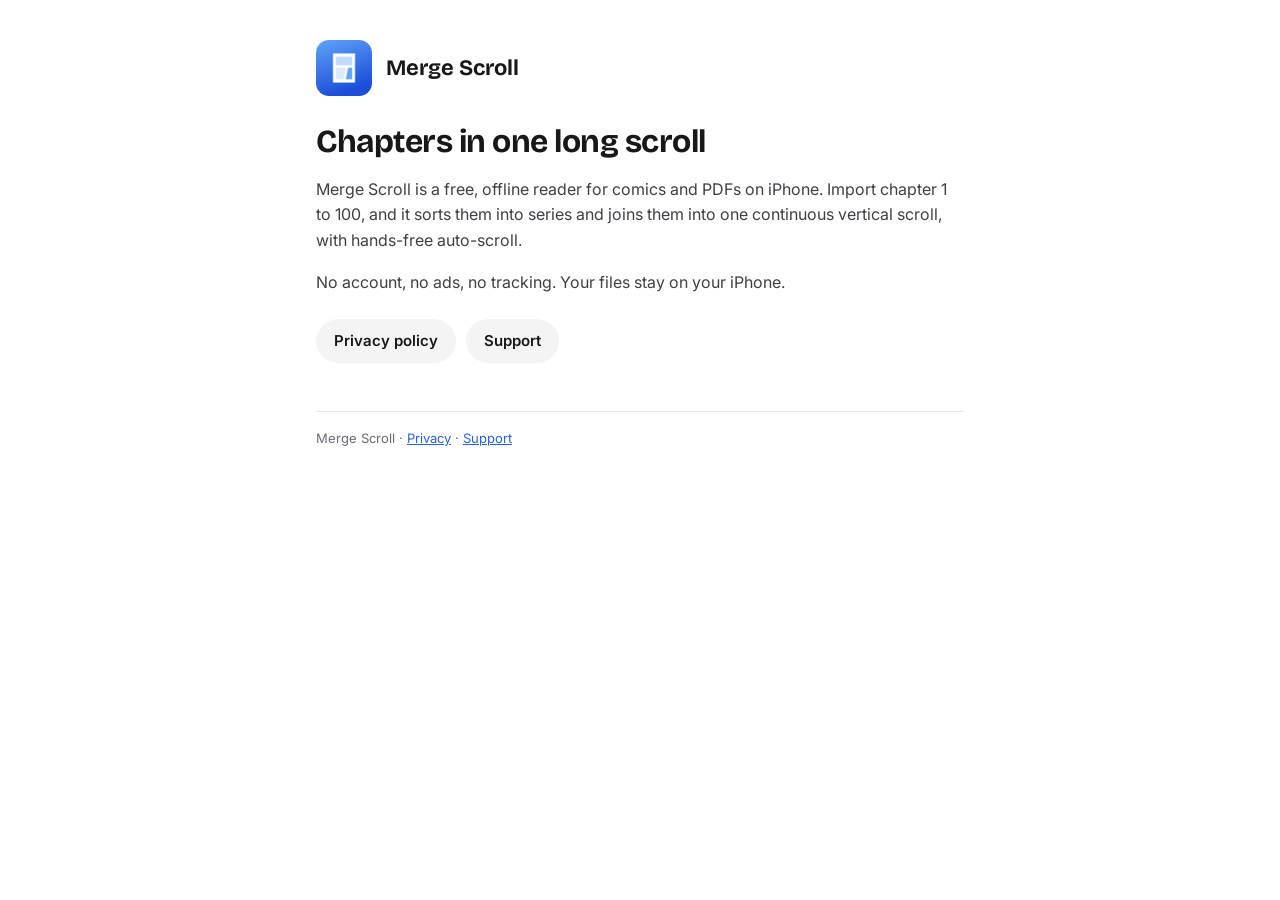
<file: index.html>
<!doctype html>
<html lang="en"><head><meta charset="utf-8"><meta name="viewport" content="width=device-width, initial-scale=1">
<link rel="preconnect" href="https://fonts.googleapis.com"><link href="https://fonts.googleapis.com/css2?family=Bricolage+Grotesque:opsz,wght@12..96,700&family=Inter:wght@400;600&display=swap" rel="stylesheet">
<link rel="stylesheet" href="style.css"><link rel="icon" href="icon.png"><title>Merge Scroll</title><meta name="description" content="An offline reader that joins comic and PDF chapters into one continuous scroll."></head>
<body><main><header><img src="icon.png" alt=""><a href="./">Merge Scroll</a></header>
<h1>Chapters in one long scroll</h1>
<p>Merge Scroll is a free, offline reader for comics and PDFs on iPhone. Import chapter 1 to 100, and it sorts them into series and joins them into one continuous vertical scroll, with hands-free auto-scroll.</p>
<p>No account, no ads, no tracking. Your files stay on your iPhone.</p>
<nav><a href="privacy.html">Privacy policy</a><a href="support.html">Support</a></nav>
<footer>Merge Scroll · <a href="privacy.html">Privacy</a> · <a href="support.html">Support</a></footer></main></body></html>
</file>
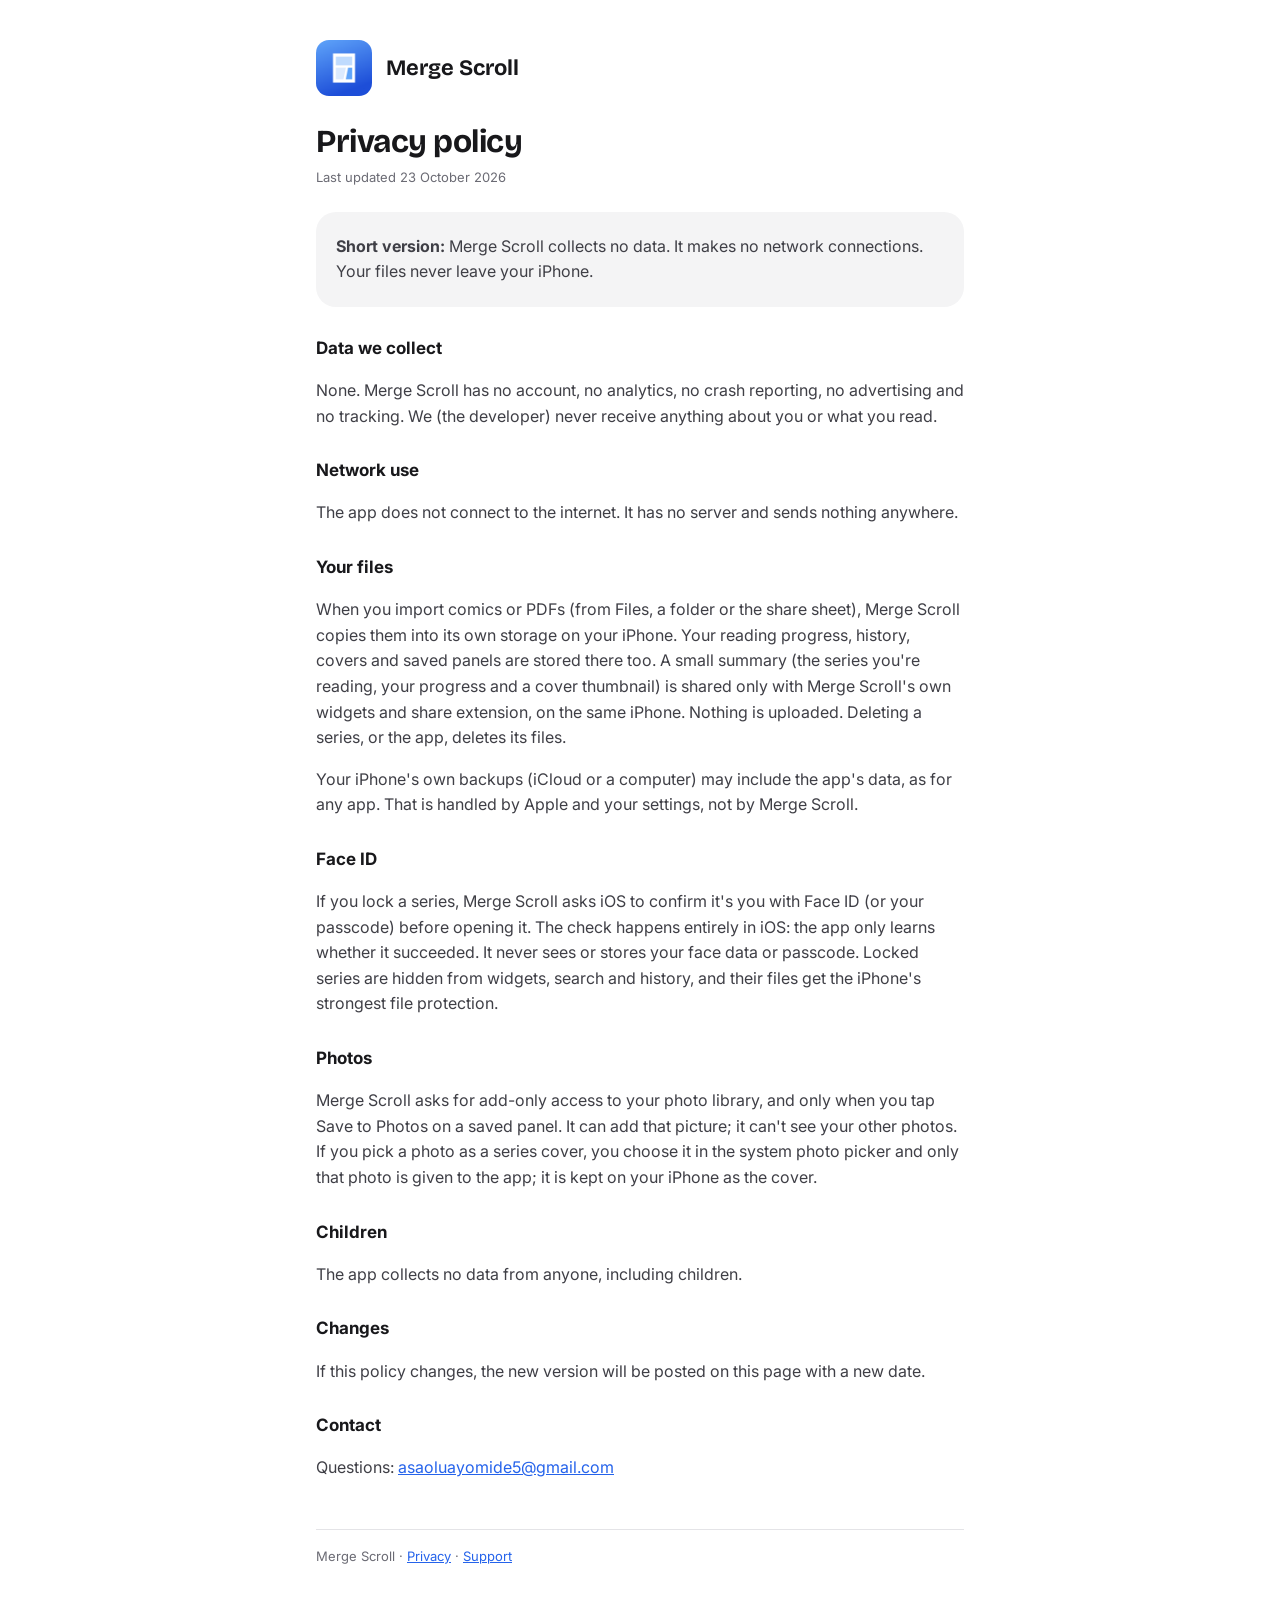
<file: privacy.html>
<!doctype html>
<html lang="en"><head><meta charset="utf-8"><meta name="viewport" content="width=device-width, initial-scale=1">
<link rel="preconnect" href="https://fonts.googleapis.com"><link href="https://fonts.googleapis.com/css2?family=Bricolage+Grotesque:opsz,wght@12..96,700&family=Inter:wght@400;600&display=swap" rel="stylesheet">
<link rel="stylesheet" href="style.css"><link rel="icon" href="icon.png"><title>Privacy Policy · Merge Scroll</title></head>
<body><main><header><img src="icon.png" alt=""><a href="./">Merge Scroll</a></header>
<h1>Privacy policy</h1>
<p class="meta">Last updated 23 October 2026</p>
<div class="card"><p><strong>Short version:</strong> Merge Scroll collects no data. It makes no network connections. Your files never leave your iPhone.</p></div>

<h2>Data we collect</h2>
<p>None. Merge Scroll has no account, no analytics, no crash reporting, no advertising and no tracking. We (the developer) never receive anything about you or what you read.</p>

<h2>Network use</h2>
<p>The app does not connect to the internet. It has no server and sends nothing anywhere.</p>

<h2>Your files</h2>
<p>When you import comics or PDFs (from Files, a folder or the share sheet), Merge Scroll copies them into its own storage on your iPhone. Your reading progress, history, covers and saved panels are stored there too. A small summary (the series you're reading, your progress and a cover thumbnail) is shared only with Merge Scroll's own widgets and share extension, on the same iPhone. Nothing is uploaded. Deleting a series, or the app, deletes its files.</p>
<p>Your iPhone's own backups (iCloud or a computer) may include the app's data, as for any app. That is handled by Apple and your settings, not by Merge Scroll.</p>

<h2>Face ID</h2>
<p>If you lock a series, Merge Scroll asks iOS to confirm it's you with Face ID (or your passcode) before opening it. The check happens entirely in iOS: the app only learns whether it succeeded. It never sees or stores your face data or passcode. Locked series are hidden from widgets, search and history, and their files get the iPhone's strongest file protection.</p>

<h2>Photos</h2>
<p>Merge Scroll asks for add-only access to your photo library, and only when you tap Save to Photos on a saved panel. It can add that picture; it can't see your other photos. If you pick a photo as a series cover, you choose it in the system photo picker and only that photo is given to the app; it is kept on your iPhone as the cover.</p>

<h2>Children</h2>
<p>The app collects no data from anyone, including children.</p>

<h2>Changes</h2>
<p>If this policy changes, the new version will be posted on this page with a new date.</p>

<h2>Contact</h2>
<p>Questions: <a href="mailto:asaoluayomide5@gmail.com">asaoluayomide5@gmail.com</a></p>
<footer>Merge Scroll · <a href="privacy.html">Privacy</a> · <a href="support.html">Support</a></footer></main></body></html>
</file>
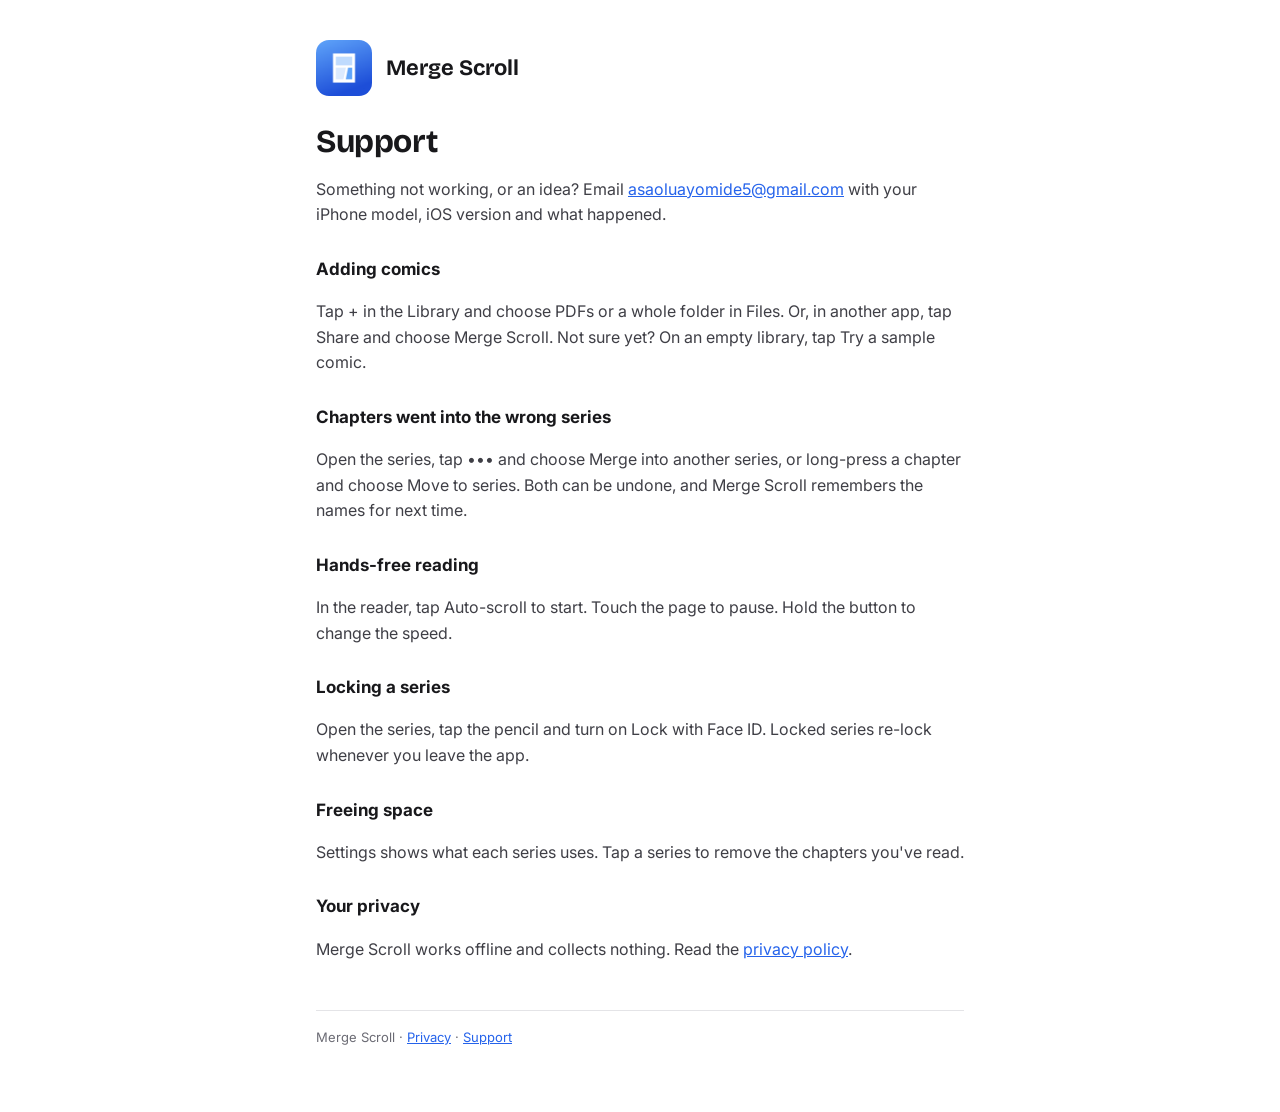
<file: support.html>
<!doctype html>
<html lang="en"><head><meta charset="utf-8"><meta name="viewport" content="width=device-width, initial-scale=1">
<link rel="preconnect" href="https://fonts.googleapis.com"><link href="https://fonts.googleapis.com/css2?family=Bricolage+Grotesque:opsz,wght@12..96,700&family=Inter:wght@400;600&display=swap" rel="stylesheet">
<link rel="stylesheet" href="style.css"><link rel="icon" href="icon.png"><title>Support · Merge Scroll</title></head>
<body><main><header><img src="icon.png" alt=""><a href="./">Merge Scroll</a></header>
<h1>Support</h1>
<p>Something not working, or an idea? Email <a href="mailto:asaoluayomide5@gmail.com">asaoluayomide5@gmail.com</a> with your iPhone model, iOS version and what happened.</p>

<h2>Adding comics</h2>
<p>Tap + in the Library and choose PDFs or a whole folder in Files. Or, in another app, tap Share and choose Merge Scroll. Not sure yet? On an empty library, tap Try a sample comic.</p>

<h2>Chapters went into the wrong series</h2>
<p>Open the series, tap ••• and choose Merge into another series, or long-press a chapter and choose Move to series. Both can be undone, and Merge Scroll remembers the names for next time.</p>

<h2>Hands-free reading</h2>
<p>In the reader, tap Auto-scroll to start. Touch the page to pause. Hold the button to change the speed.</p>

<h2>Locking a series</h2>
<p>Open the series, tap the pencil and turn on Lock with Face ID. Locked series re-lock whenever you leave the app.</p>

<h2>Freeing space</h2>
<p>Settings shows what each series uses. Tap a series to remove the chapters you've read.</p>

<h2>Your privacy</h2>
<p>Merge Scroll works offline and collects nothing. Read the <a href="privacy.html">privacy policy</a>.</p>
<footer>Merge Scroll · <a href="privacy.html">Privacy</a> · <a href="support.html">Support</a></footer></main></body></html>
</file>
<file: style.css>
:root {
  --white: #FFFFFF; --surface: #F4F4F5; --line: #E4E4E7; --ink: #18181B; --ink2: #3F3F46;
  --muted: #6B6B74; --blue: #2563EB; --blue-soft: #EFF6FF;
}
* { box-sizing: border-box; }
body { margin: 0; background: var(--white); color: var(--ink); font: 16px/1.6 "Inter", -apple-system, system-ui, sans-serif; }
main { max-width: 680px; margin: 0 auto; padding: 40px 16px 64px; }
header { display: flex; align-items: center; gap: 14px; margin-bottom: 28px; }
header img { width: 56px; height: 56px; border-radius: 13px; }
header a { color: inherit; text-decoration: none; font: 700 22px/1.2 "Bricolage Grotesque", -apple-system, sans-serif; }
h1 { font: 700 32px/1.15 "Bricolage Grotesque", -apple-system, sans-serif; letter-spacing: -0.5px; margin: 0 0 6px; }
h2 { font-size: 17px; margin: 28px 0 6px; }
p, li { color: var(--ink2); }
.meta { color: var(--muted); font-size: 13px; margin: 0 0 24px; }
.card { background: var(--surface); border-radius: 20px; padding: 18px 20px; margin: 16px 0; }
.card p { margin: 4px 0; }
a { color: var(--blue); }
nav { display: flex; gap: 10px; flex-wrap: wrap; margin-top: 24px; }
nav a { background: var(--surface); color: var(--ink); text-decoration: none; padding: 10px 18px; border-radius: 999px; font-weight: 600; font-size: 15px; }
footer { margin-top: 48px; color: var(--muted); font-size: 13px; border-top: 1px solid var(--line); padding-top: 16px; }
</file>
